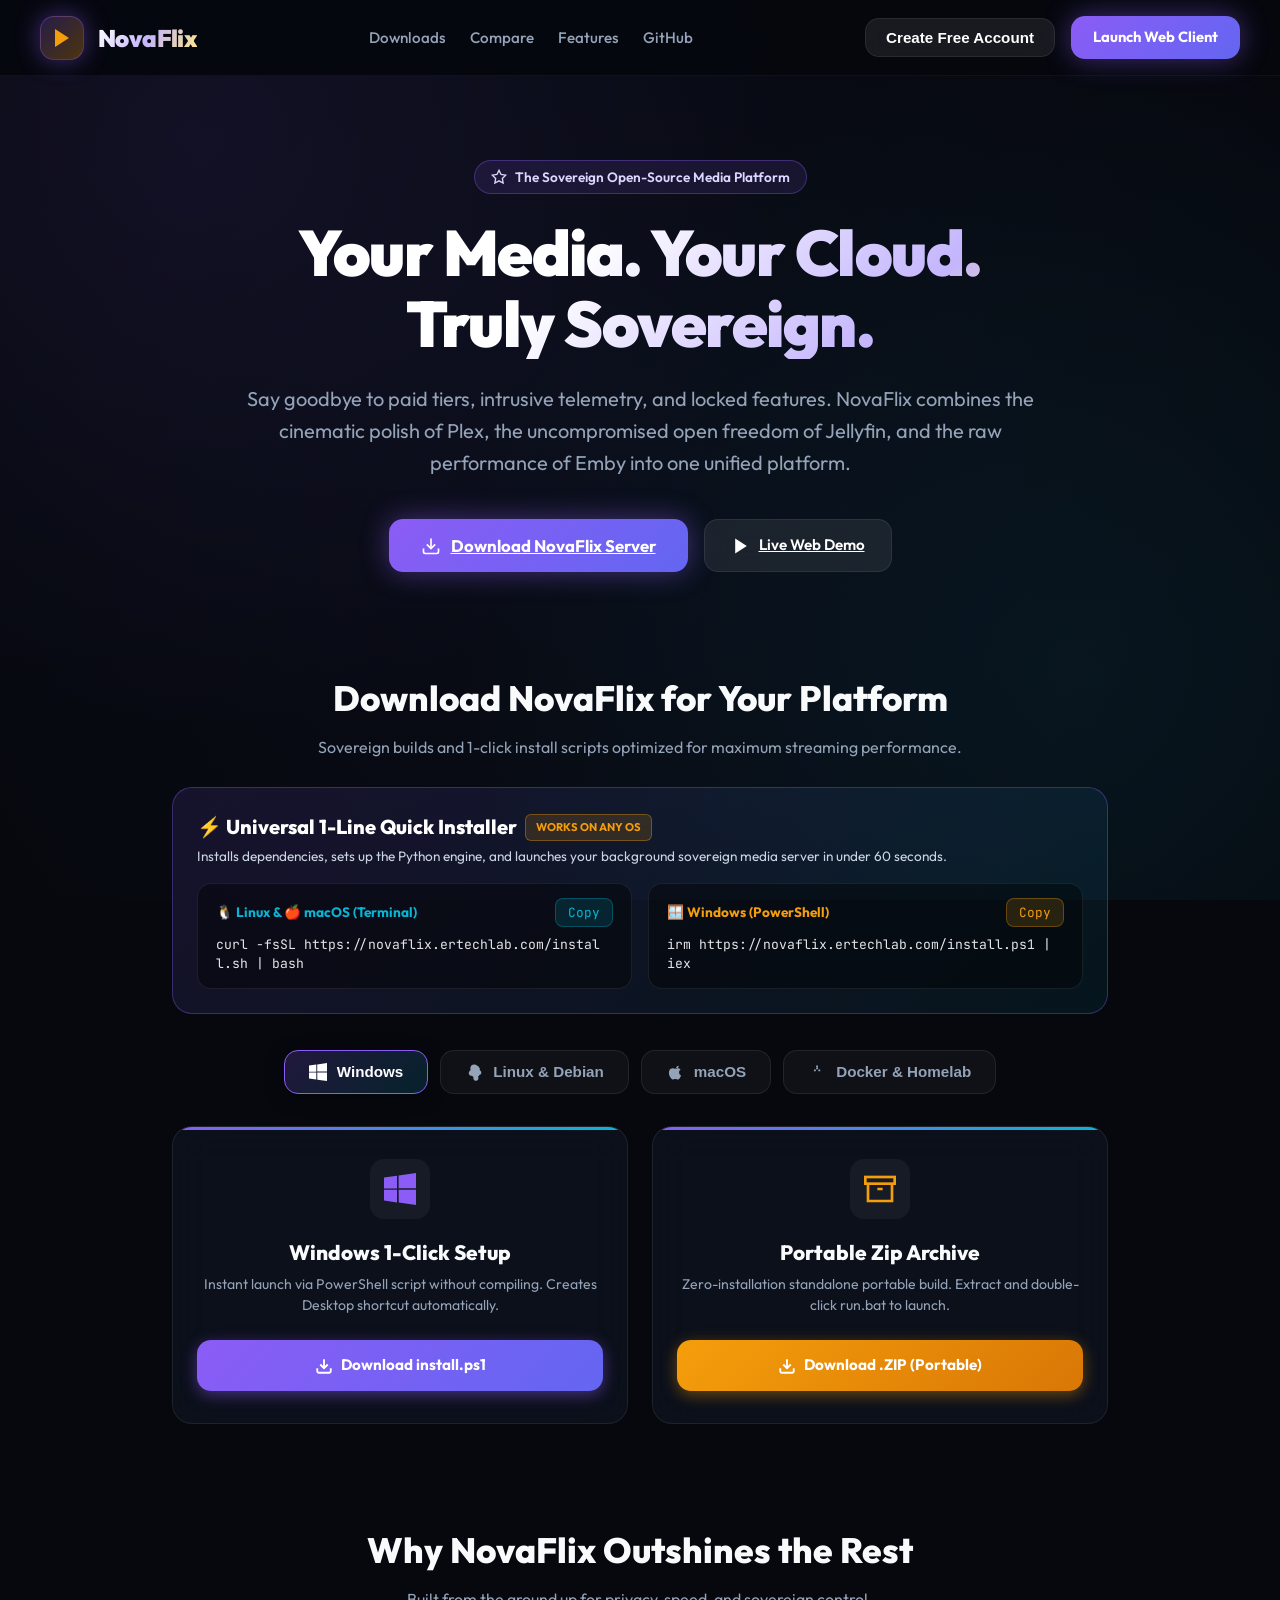
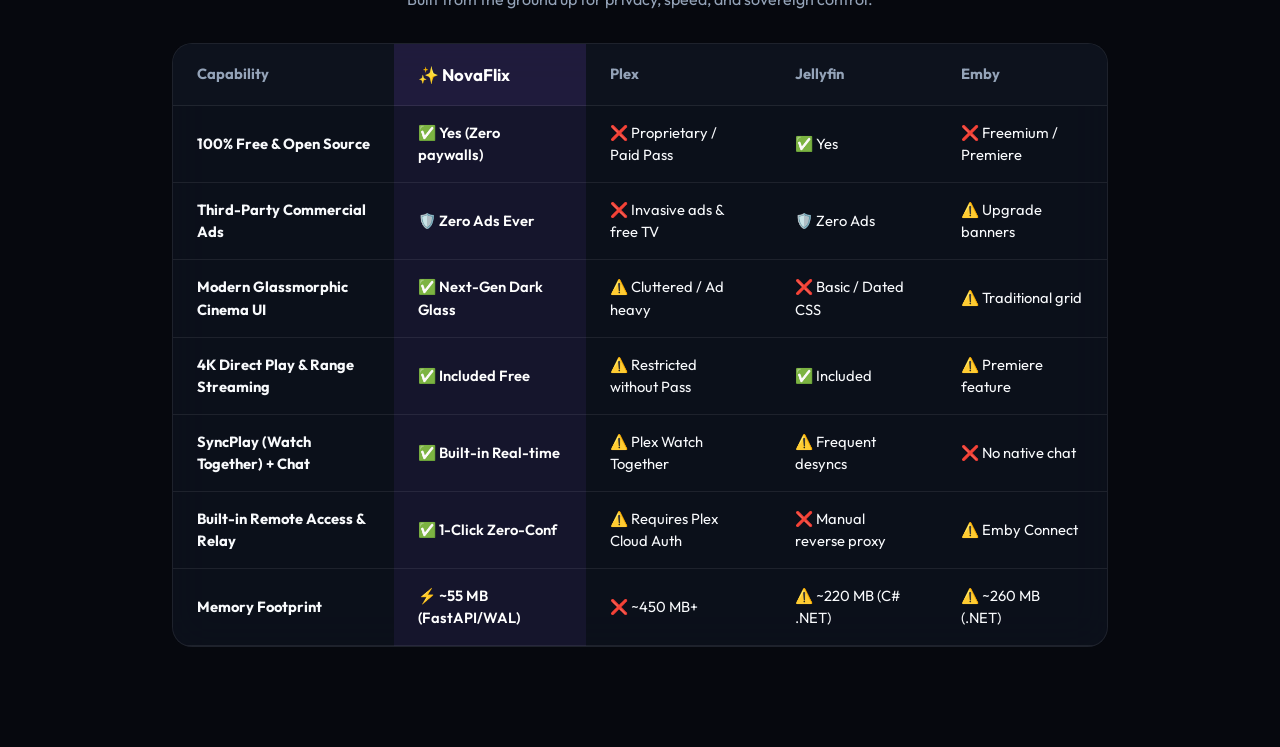
<file: templates/portal.html>
<!DOCTYPE html>
<html lang="en">
<head>
    <meta charset="UTF-8">
    <meta name="viewport" content="width=device-width, initial-scale=1.0">
    <title>NovaFlix | Download Free Sovereign Media Server for Windows, Mac & Linux</title>
    <meta name="description" content="Download NovaFlix Server for Windows, macOS, Linux, and Docker. The ultimate open-source alternative to Plex, Jellyfin, and Emby with zero ads and free remote access.">
    <link rel="stylesheet" href="/static/css/style.css?v=1.1.0">

</head>
<body>
    <!-- Topbar Navigation -->
    <header class="cinema-nav" style="background: rgba(6, 8, 14, 0.95);">
        <a href="/" class="brand-wrap">
            <div class="brand-icon">
                <svg width="24" height="24" viewBox="0 0 24 24" fill="var(--amber-gold)"><polygon points="5 3 19 12 5 21 5 3"></polygon></svg>
            </div>
            <div>
                <span class="brand-logo-text">NovaFlix</span>
            </div>
        </a>

        <ul class="nav-menu">
            <li><a class="nav-link" href="#downloads">Downloads</a></li>
            <li><a class="nav-link" href="#comparison">Compare</a></li>
            <li><a class="nav-link" href="#features">Features</a></li>
            <li><a class="nav-link" href="https://github.com/digdast/novaflix" target="_blank">GitHub</a></li>
        </ul>

        <div class="nav-right-actions">
            <button class="btn-hero-secondary" style="padding: 10px 20px;" id="btnPortalSignUp">Create Free Account</button>
            <a href="/" class="btn-hero-play" style="padding: 10px 22px; font-size: 0.92rem; text-decoration: none;">Launch Web Client</a>
        </div>
    </header>

    <!-- Portal Hero Section -->
    <section class="portal-hero">
        <div class="portal-tagline-badge">
            <svg width="16" height="16" viewBox="0 0 24 24" fill="none" stroke="currentColor" stroke-width="2"><polygon points="12 2 15.09 8.26 22 9.27 17 14.14 18.18 21.02 12 17.77 5.82 21.02 7 14.14 2 9.27 8.91 8.26 12 2"></polygon></svg>
            <span>The Sovereign Open-Source Media Platform</span>
        </div>
        <h1 class="portal-headline">Your Media. Your Cloud. Truly Sovereign.</h1>
        <p class="portal-subtext">
            Say goodbye to paid tiers, intrusive telemetry, and locked features. NovaFlix combines the cinematic polish of Plex, the uncompromised open freedom of Jellyfin, and the raw performance of Emby into one unified platform.
        </p>
        <div style="display: flex; justify-content: center; gap: 16px; flex-wrap: wrap;">
            <a href="#downloads" class="btn-hero-play">
                <svg width="20" height="20" viewBox="0 0 24 24" fill="none" stroke="currentColor" stroke-width="2"><path d="M21 15v4a2 2 0 0 1-2 2H5a2 2 0 0 1-2-2v-4"></path><polyline points="7 10 12 15 17 10"></polyline><line x1="12" y1="15" x2="12" y2="3"></line></svg>
                <span>Download NovaFlix Server</span>
            </a>
            <a href="/" class="btn-hero-secondary">
                <svg width="20" height="20" viewBox="0 0 24 24" fill="currentColor"><polygon points="5 3 19 12 5 21 5 3"></polygon></svg>
                <span>Live Web Demo</span>
            </a>
        </div>
    </section>

    <!-- Download Matrix Section -->
    <section class="download-section" id="downloads">
        <div style="text-align: center; margin-bottom: 28px;">
            <h2 style="font-size: 2.2rem; font-weight: 800; margin-bottom: 10px;">Download NovaFlix for Your Platform</h2>
            <p style="color: var(--text-secondary);">Sovereign builds and 1-click install scripts optimized for maximum streaming performance.</p>
        </div>

        <!-- Universal 1-Line Quick Installer Banner -->
        <div style="background: linear-gradient(135deg, rgba(139, 92, 246, 0.12) 0%, rgba(6, 182, 212, 0.08) 100%); border: 1px solid rgba(139, 92, 246, 0.35); border-radius: var(--radius-lg); padding: 24px; margin-bottom: 36px;">
            <div style="display: flex; align-items: center; justify-content: space-between; flex-wrap: wrap; gap: 12px; margin-bottom: 16px;">
                <div>
                    <div style="display: flex; align-items: center; gap: 8px;">
                        <span style="font-size: 1.25rem; font-weight: 800; color: #ffffff;">⚡ Universal 1-Line Quick Installer</span>
                        <span class="rating-badge" style="font-size: 0.7rem;">WORKS ON ANY OS</span>
                    </div>
                    <div style="font-size: 0.85rem; color: #cbd5e1; margin-top: 4px;">Installs dependencies, sets up the Python engine, and launches your background sovereign media server in under 60 seconds.</div>
                </div>
            </div>

            <!-- Command Rows -->
            <div style="display: grid; grid-template-columns: repeat(auto-fit, minmax(320px, 1fr)); gap: 16px;">
                <!-- Linux & macOS -->
                <div style="background: rgba(0, 0, 0, 0.4); border: 1px solid var(--border-subtle); border-radius: var(--radius-md); padding: 14px 18px;">
                    <div style="display: flex; justify-content: space-between; align-items: center; margin-bottom: 8px;">
                        <span style="font-size: 0.85rem; font-weight: 700; color: var(--cyan-accent);">🐧 Linux &amp; 🍎 macOS (Terminal)</span>
                        <button type="button" class="btn-tag" id="btnCopySh" onclick="portal.copyCommand('curl -fsSL https://novaflix.ertechlab.com/install.sh | bash', 'btnCopySh')" style="background: rgba(6, 182, 212, 0.15); color: var(--cyan-accent); border-color: rgba(6, 182, 212, 0.3);">Copy</button>
                    </div>
                    <code style="display: block; font-family: var(--font-mono); font-size: 0.82rem; color: #e4e4e7; word-break: break-all;">curl -fsSL https://novaflix.ertechlab.com/install.sh | bash</code>
                </div>

                <!-- Windows PowerShell -->
                <div style="background: rgba(0, 0, 0, 0.4); border: 1px solid var(--border-subtle); border-radius: var(--radius-md); padding: 14px 18px;">
                    <div style="display: flex; justify-content: space-between; align-items: center; margin-bottom: 8px;">
                        <span style="font-size: 0.85rem; font-weight: 700; color: var(--amber-gold);">🪟 Windows (PowerShell)</span>
                        <button type="button" class="btn-tag" id="btnCopyPs" onclick="portal.copyCommand('irm https://novaflix.ertechlab.com/install.ps1 | iex', 'btnCopyPs')" style="background: rgba(245, 158, 11, 0.15); color: var(--amber-gold); border-color: rgba(245, 158, 11, 0.3);">Copy</button>
                    </div>
                    <code style="display: block; font-family: var(--font-mono); font-size: 0.82rem; color: #e4e4e7; word-break: break-all;">irm https://novaflix.ertechlab.com/install.ps1 | iex</code>
                </div>
            </div>
        </div>

        <!-- OS Tabs -->
        <div class="os-tab-buttons">
            <button class="os-tab-btn active" data-os="windows">
                <svg width="18" height="18" viewBox="0 0 24 24" fill="currentColor"><path d="M0 3.449L9.75 2.1v9.451H0m10.949-9.602L24 0v11.4H10.949M0 12.6h9.75v9.451L0 20.699M10.949 12.6H24V24l-12.9-1.801"/></svg>
                <span>Windows</span>
            </button>
            <button class="os-tab-btn" data-os="linux">
                <svg width="18" height="18" viewBox="0 0 24 24" fill="currentColor"><path d="M12.001 2c-2.33 0-4.32 1.63-4.78 3.87-.24 1.15-.14 2.36.27 3.45C6.01 10.37 5 11.83 5 13.5c0 1.93 1.57 3.5 3.5 3.5.35 0 .69-.05 1.01-.15.42.74 1.05 1.34 1.83 1.72-.37.91-.4 1.95-.04 2.9.28.75.82 1.38 1.5 1.76.68.38 1.48.52 2.24.4.77-.12 1.48-.48 2.01-1.03.54-.55.85-1.29.89-2.06.04-.77-.19-1.54-.64-2.16.89-.52 1.57-1.33 1.93-2.3.26-.06.52-.15.77-.28 1.62-.83 2.24-2.84 1.41-4.46-.37-.73-.99-1.3-1.74-1.62.19-.78.18-1.61-.03-2.39C19.14 5.37 15.86 2 12.001 2z"/></svg>
                <span>Linux &amp; Debian</span>
            </button>
            <button class="os-tab-btn" data-os="macos">
                <svg width="18" height="18" viewBox="0 0 24 24" fill="currentColor"><path d="M18.71 19.5c-.83 1.24-1.71 2.45-3.05 2.47-1.34.03-1.77-.79-3.29-.79-1.53 0-2 .77-3.27.82-1.31.05-2.3-1.32-3.14-2.53C4.25 17 2.94 12.45 4.7 9.39c.87-1.52 2.43-2.48 4.12-2.51 1.28-.02 2.5.87 3.29.87.78 0 2.26-1.07 3.81-.91.65.03 2.47.26 3.64 1.98-.09.06-2.17 1.28-2.15 3.81.03 3.02 2.65 4.03 2.68 4.04-.03.07-.42 1.44-1.38 2.83M15.97 6.37c.62-.75 1.04-1.8 0.92-2.85-.9.04-2 .6-2.65 1.35-.58.66-1.09 1.73-.95 2.76.99.08 2.05-.51 2.68-1.26"/></svg>
                <span>macOS</span>
            </button>
            <button class="os-tab-btn" data-os="docker">
                <svg width="18" height="18" viewBox="0 0 24 24" fill="currentColor"><path d="M13.983 11.078h2.119a.186.186 0 00.186-.185V9.006a.186.186 0 00-.186-.186h-2.119a.185.185 0 00-.185.185v1.888c0 .102.083.185.185.185m-2.954-5.43h2.118a.186.186 0 00.186-.186V3.574a.186.186 0 00-.186-.185h-2.118a.185.185 0 00-.185.185v1.888c0 .102.082.186.185.186zm0 2.716h2.118a.187.187 0 00.186-.186V6.29a.186.186 0 00-.186-.185h-2.118a.185.185 0 00-.185.185v1.887c0 .102.082.186.185.186zm-2.93 2.714h2.118a.185.185 0 00.185-.185V9.006a.185.185 0 00-.185-.186H8.099a.185.185 0 00-.185.185v1.888c0 .102.083.185.185.185"/></svg>
                <span>Docker &amp; Homelab</span>
            </button>
        </div>

        <!-- Windows Group -->
        <div class="download-cards-grid download-os-group" data-os="windows">
            <div class="download-card">
                <div class="download-os-icon">
                    <svg width="32" height="32" viewBox="0 0 24 24" fill="currentColor"><path d="M0 3.449L9.75 2.1v9.451H0m10.949-9.602L24 0v11.4H10.949M0 12.6h9.75v9.451L0 20.699M10.949 12.6H24V24l-12.9-1.801"/></svg>
                </div>
                <div class="download-os-title">Windows 1-Click Setup</div>
                <div class="download-os-desc">Instant launch via PowerShell script without compiling. Creates Desktop shortcut automatically.</div>
                <a href="/downloads/install.ps1" download="install.ps1" class="btn-download-primary">
                    <svg width="18" height="18" viewBox="0 0 24 24" fill="none" stroke="currentColor" stroke-width="2.5"><path d="M21 15v4a2 2 0 0 1-2 2H5a2 2 0 0 1-2-2v-4"></path><polyline points="7 10 12 15 17 10"></polyline><line x1="12" y1="15" x2="12" y2="3"></line></svg>
                    <span>Download install.ps1</span>
                </a>
            </div>

            <div class="download-card">
                <div class="download-os-icon" style="color: var(--amber-gold);">
                    <svg width="32" height="32" viewBox="0 0 24 24" fill="none" stroke="currentColor" stroke-width="2"><polyline points="21 8 21 21 3 21 3 8"></polyline><rect x="1" y="3" width="22" height="5"></rect><line x1="10" y1="12" x2="14" y2="12"></line></svg>
                </div>
                <div class="download-os-title">Portable Zip Archive</div>
                <div class="download-os-desc">Zero-installation standalone portable build. Extract and double-click run.bat to launch.</div>
                <a href="/downloads/NovaFlix-Portable.zip" download="NovaFlix-Portable.zip" class="btn-download-primary" style="background: linear-gradient(135deg, var(--amber-gold), #d97706); box-shadow: 0 4px 16px var(--amber-glow);">
                    <svg width="18" height="18" viewBox="0 0 24 24" fill="none" stroke="currentColor" stroke-width="2.5"><path d="M21 15v4a2 2 0 0 1-2 2H5a2 2 0 0 1-2-2v-4"></path><polyline points="7 10 12 15 17 10"></polyline><line x1="12" y1="15" x2="12" y2="3"></line></svg>
                    <span>Download .ZIP (Portable)</span>
                </a>
            </div>
        </div>

        <!-- Linux Group -->
        <div class="download-cards-grid download-os-group" data-os="linux" style="display: none;">
            <div class="download-card">
                <div class="download-os-icon">
                    <svg width="32" height="32" viewBox="0 0 24 24" fill="none" stroke="currentColor" stroke-width="2"><polyline points="20 6 9 17 4 12"></polyline></svg>
                </div>
                <div class="download-os-title">Debian / Ubuntu (.deb)</div>
                <div class="download-os-desc">Official Debian package for Ubuntu 22.04+, Debian 12, Proxmox LXC, and Raspberry Pi.</div>
                <a href="/downloads/novaflix_1.0.0_all.deb" download="novaflix_1.0.0_all.deb" class="btn-download-primary">
                    <svg width="18" height="18" viewBox="0 0 24 24" fill="none" stroke="currentColor" stroke-width="2.5"><path d="M21 15v4a2 2 0 0 1-2 2H5a2 2 0 0 1-2-2v-4"></path><polyline points="7 10 12 15 17 10"></polyline><line x1="12" y1="15" x2="12" y2="3"></line></svg>
                    <span>Download novaflix_1.0.0_all.deb</span>
                </a>
                <div style="margin-top: 10px; font-family: var(--font-mono); font-size: 0.75rem; color: var(--text-muted);">Install with: sudo dpkg -i novaflix_1.0.0_all.deb</div>
            </div>

            <div class="download-card">
                <div class="download-os-icon" style="color: var(--cyan-accent);">
                    <svg width="32" height="32" viewBox="0 0 24 24" fill="none" stroke="currentColor" stroke-width="2"><path d="M21 15v4a2 2 0 0 1-2 2H5a2 2 0 0 1-2-2v-4"></path><polyline points="7 10 12 15 17 10"></polyline><line x1="12" y1="15" x2="12" y2="3"></line></svg>
                </div>
                <div class="download-os-title">Linux Universal Tarball (.tar.gz)</div>
                <div class="download-os-desc">Portable archive with complete source and dependencies for any Linux distribution.</div>
                <a href="/downloads/novaflix-linux-x64.tar.gz" download="novaflix-linux-x64.tar.gz" class="btn-download-primary" style="background: linear-gradient(135deg, var(--cyan-accent), #0284c7); box-shadow: 0 4px 16px var(--cyan-glow);">
                    <svg width="18" height="18" viewBox="0 0 24 24" fill="none" stroke="currentColor" stroke-width="2.5"><path d="M21 15v4a2 2 0 0 1-2 2H5a2 2 0 0 1-2-2v-4"></path><polyline points="7 10 12 15 17 10"></polyline><line x1="12" y1="15" x2="12" y2="3"></line></svg>
                    <span>Download .TAR.GZ</span>
                </a>
            </div>
        </div>

        <!-- macOS Group -->
        <div class="download-cards-grid download-os-group" data-os="macos" style="display: none;">
            <div class="download-card">
                <div class="download-os-icon">
                    <svg width="32" height="32" viewBox="0 0 24 24" fill="currentColor"><path d="M18.71 19.5c-.83 1.24-1.71 2.45-3.05 2.47-1.34.03-1.77-.79-3.29-.79-1.53 0-2 .77-3.27.82-1.31.05-2.3-1.32-3.14-2.53C4.25 17 2.94 12.45 4.7 9.39c.87-1.52 2.43-2.48 4.12-2.51 1.28-.02 2.5.87 3.29.87.78 0 2.26-1.07 3.81-.91.65.03 2.47.26 3.64 1.98-.09.06-2.17 1.28-2.15 3.81.03 3.02 2.65 4.03 2.68 4.04-.03.07-.42 1.44-1.38 2.83M15.97 6.37c.62-.75 1.04-1.8 0.92-2.85-.9.04-2 .6-2.65 1.35-.58.66-1.09 1.73-.95 2.76.99.08 2.05-.51 2.68-1.26"/></svg>
                </div>
                <div class="download-os-title">macOS 1-Click Installer</div>
                <div class="download-os-desc">Installs via Homebrew, sets up Python and FFmpeg Metal acceleration automatically.</div>
                <a href="/downloads/install.sh" download="install.sh" class="btn-download-primary">
                    <svg width="18" height="18" viewBox="0 0 24 24" fill="none" stroke="currentColor" stroke-width="2.5"><path d="M21 15v4a2 2 0 0 1-2 2H5a2 2 0 0 1-2-2v-4"></path><polyline points="7 10 12 15 17 10"></polyline><line x1="12" y1="15" x2="12" y2="3"></line></svg>
                    <span>Download install.sh</span>
                </a>
            </div>
        </div>

        <!-- Docker Group -->
        <div class="download-cards-grid download-os-group" data-os="docker" style="display: none;">
            <div class="download-card" style="grid-column: 1 / -1; text-align: left;">
                <div style="display: flex; align-items: center; gap: 14px; margin-bottom: 16px;">
                    <div class="download-os-icon" style="margin: 0; color: #38bdf8;">
                        <svg width="32" height="32" viewBox="0 0 24 24" fill="currentColor"><path d="M13.983 11.078h2.119a.186.186 0 00.186-.185V9.006a.186.186 0 00-.186-.186h-2.119a.185.185 0 00-.185.185v1.888c0 .102.083.185.185.185m-2.954-5.43h2.118a.186.186 0 00.186-.186V3.574a.186.186 0 00-.186-.185h-2.118a.185.185 0 00-.185.185v1.888c0 .102.082.186.185.186zm0 2.716h2.118a.187.187 0 00.186-.186V6.29a.186.186 0 00-.186-.185h-2.118a.185.185 0 00-.185.185v1.887c0 .102.082.186.185.186zm-2.93 2.714h2.118a.185.185 0 00.185-.185V9.006a.185.185 0 00-.185-.186H8.099a.185.185 0 00-.185.185v1.888c0 .102.083.185.185.185"/></svg>
                    </div>
                    <div>
                        <div class="download-os-title" style="margin: 0;">Docker Compose Deployment</div>
                        <div style="font-size: 0.85rem; color: var(--text-secondary);">One-command container deployment for Unraid, TrueNAS SCALE, Synology, or Linux.</div>
                    </div>
                </div>
                <pre style="background: rgba(0,0,0,0.6); padding: 18px; border-radius: var(--radius-sm); border: 1px solid var(--border-subtle); color: #a5f3fc; font-family: var(--font-mono); font-size: 0.82rem; overflow-x: auto;">
services:
  novaflix:
    image: ghcr.io/digdast/novaflix:latest
    container_name: novaflix
    restart: unless-stopped
    ports:
      - "8096:8096"
      - "8097:8097"
    volumes:
      - ./data:/app/data
      - /path/to/movies:/media/movies:ro
      - /path/to/tv:/media/tv:ro
    environment:
      - NOVAFLIX_PORT=8096
      - NOVAFLIX_REMOTE_ENABLED=true</pre>
            </div>
        </div>
    </section>

    <!-- Comparison Matrix Section -->
    <section class="comparison-section" id="comparison">
        <div style="text-align: center; margin-bottom: 32px;">
            <h2 style="font-size: 2.2rem; font-weight: 800; margin-bottom: 10px;">Why NovaFlix Outshines the Rest</h2>
            <p style="color: var(--text-secondary);">Built from the ground up for privacy, speed, and sovereign control.</p>
        </div>

        <div class="comparison-table-wrap">
            <table class="comparison-table">
                <thead>
                    <tr>
                        <th>Capability</th>
                        <th class="highlight-col">✨ NovaFlix</th>
                        <th>Plex</th>
                        <th>Jellyfin</th>
                        <th>Emby</th>
                    </tr>
                </thead>
                <tbody>
                    <tr>
                        <td><strong>100% Free & Open Source</strong></td>
                        <td class="highlight-col">✅ Yes (Zero paywalls)</td>
                        <td>❌ Proprietary / Paid Pass</td>
                        <td>✅ Yes</td>
                        <td>❌ Freemium / Premiere</td>
                    </tr>
                    <tr>
                        <td><strong>Third-Party Commercial Ads</strong></td>
                        <td class="highlight-col">🛡️ Zero Ads Ever</td>
                        <td>❌ Invasive ads & free TV</td>
                        <td>🛡️ Zero Ads</td>
                        <td>⚠️ Upgrade banners</td>
                    </tr>
                    <tr>
                        <td><strong>Modern Glassmorphic Cinema UI</strong></td>
                        <td class="highlight-col">✅ Next-Gen Dark Glass</td>
                        <td>⚠️ Cluttered / Ad heavy</td>
                        <td>❌ Basic / Dated CSS</td>
                        <td>⚠️ Traditional grid</td>
                    </tr>
                    <tr>
                        <td><strong>4K Direct Play & Range Streaming</strong></td>
                        <td class="highlight-col">✅ Included Free</td>
                        <td>⚠️ Restricted without Pass</td>
                        <td>✅ Included</td>
                        <td>⚠️ Premiere feature</td>
                    </tr>
                    <tr>
                        <td><strong>SyncPlay (Watch Together) + Chat</strong></td>
                        <td class="highlight-col">✅ Built-in Real-time</td>
                        <td>⚠️ Plex Watch Together</td>
                        <td>⚠️ Frequent desyncs</td>
                        <td>❌ No native chat</td>
                    </tr>
                    <tr>
                        <td><strong>Built-in Remote Access & Relay</strong></td>
                        <td class="highlight-col">✅ 1-Click Zero-Conf</td>
                        <td>⚠️ Requires Plex Cloud Auth</td>
                        <td>❌ Manual reverse proxy</td>
                        <td>⚠️ Emby Connect</td>
                    </tr>
                    <tr>
                        <td><strong>Memory Footprint</strong></td>
                        <td class="highlight-col">⚡ ~55 MB (FastAPI/WAL)</td>
                        <td>❌ ~450 MB+</td>
                        <td>⚠️ ~220 MB (C# .NET)</td>
                        <td>⚠️ ~260 MB (.NET)</td>
                    </tr>
                </tbody>
            </table>
        </div>
    </section>

    <!-- Sign Up Modal -->
    <div class="modal-overlay" id="signupModal">
        <div class="modal-card">
            <div style="display: flex; justify-content: space-between; align-items: center; margin-bottom: 20px;">
                <h3 style="font-size: 1.4rem; font-weight: 800; color: #ffffff;">Create Sovereign Account</h3>
                <button class="player-close-btn" style="width: 32px; height: 32px;" onclick="portal.closeSignUpModal()">✕</button>
            </div>
            <p style="color: var(--text-secondary); font-size: 0.9rem; margin-bottom: 24px;">
                Set up your master admin or family profile to unlock direct streaming and remote access.
            </p>
            <form id="portalSignupForm">
                <div style="margin-bottom: 16px;">
                    <label style="display: block; font-size: 0.85rem; font-weight: 600; color: var(--text-secondary); margin-bottom: 6px;">Username</label>
                    <input type="text" id="signupUsername" class="nav-search-input" style="width: 100%; border-radius: var(--radius-sm);" placeholder="e.g. efrain" required>
                </div>
                <div style="margin-bottom: 20px;">
                    <label style="display: block; font-size: 0.85rem; font-weight: 600; color: var(--text-secondary); margin-bottom: 6px;">Password</label>
                    <input type="password" id="signupPassword" class="nav-search-input" style="width: 100%; border-radius: var(--radius-sm);" placeholder="••••••••••••" required>
                </div>
                <div id="signupStatus" style="font-size: 0.85rem; margin-bottom: 16px;"></div>
                <button type="submit" class="btn-hero-play" style="width: 100%; justify-content: center;">Create Account & Launch</button>
            </form>
        </div>
    </div>

    <!-- Portal Script -->
    <script src="/static/js/portal.js?v=1.1.0"></script>
</body>

</html>
</file>
<file: static/css/style.css>
/* ==========================================================================
   NovaFlix - Cinema Web App & Plex-Style Showcase Portal Stylesheet
   Sovereign, High-Performance Glassmorphic Media Platform
   ========================================================================== */

@import url('https://fonts.googleapis.com/css2?family=JetBrains+Mono:wght@400;500;600;700&family=Outfit:wght@300;400;500;600;700;800;900&display=swap');

:root {
    --bg-base: #06080e;
    --bg-surface: rgba(14, 19, 31, 0.75);
    --bg-surface-elevated: rgba(22, 31, 49, 0.85);
    --bg-glass: rgba(15, 23, 42, 0.65);
    --bg-glass-card: rgba(20, 27, 45, 0.55);
    
    --border-subtle: rgba(255, 255, 255, 0.08);
    --border-glow: rgba(139, 92, 246, 0.35);
    --border-accent: rgba(245, 158, 11, 0.35);
    
    --text-primary: #f8fafc;
    --text-secondary: #94a3b8;
    --text-muted: #64748b;
    
    --violet-primary: #8b5cf6;
    --violet-glow: rgba(139, 92, 246, 0.45);
    --amber-gold: #f59e0b;
    --amber-glow: rgba(245, 158, 11, 0.4);
    --cyan-accent: #06b6d4;
    --cyan-glow: rgba(6, 182, 212, 0.35);
    --emerald-safe: #10b981;
    --rose-danger: #f43f5e;
    
    --font-sans: 'Outfit', -apple-system, BlinkMacSystemFont, sans-serif;
    --font-mono: 'JetBrains Mono', monospace;
    
    --radius-sm: 8px;
    --radius-md: 14px;
    --radius-lg: 20px;
    --radius-xl: 28px;
    
    --transition: all 0.25s cubic-bezier(0.16, 1, 0.3, 1);
}

* {
    box-sizing: border-box;
    margin: 0;
    padding: 0;
}

body {
    background-color: var(--bg-base);
    background-image: 
        radial-gradient(circle at 15% 15%, rgba(139, 92, 246, 0.09) 0%, transparent 45%),
        radial-gradient(circle at 85% 75%, rgba(6, 182, 212, 0.07) 0%, transparent 50%),
        radial-gradient(circle at 50% 50%, rgba(10, 14, 26, 0.8) 0%, transparent 100%);
    background-attachment: fixed;
    color: var(--text-primary);
    font-family: var(--font-sans);
    min-height: 100vh;
    overflow-x: hidden;
    line-height: 1.5;
}

/* Custom Scrollbar */
::-webkit-scrollbar {
    width: 8px;
    height: 8px;
}
::-webkit-scrollbar-track {
    background: rgba(6, 8, 14, 0.8);
}
::-webkit-scrollbar-thumb {
    background: rgba(100, 116, 139, 0.3);
    border-radius: 999px;
}
::-webkit-scrollbar-thumb:hover {
    background: var(--violet-primary);
}

/* App Header & Navbar */
.cinema-nav {
    position: fixed;
    top: 0;
    left: 0;
    right: 0;
    height: 76px;
    padding: 0 40px;
    display: flex;
    align-items: center;
    justify-content: space-between;
    background: linear-gradient(180deg, rgba(6, 8, 14, 0.95) 0%, rgba(6, 8, 14, 0.7) 70%, transparent 100%);
    backdrop-filter: blur(16px);
    z-index: 1000;
    border-bottom: 1px solid rgba(255, 255, 255, 0.04);
    transition: var(--transition);
}

.cinema-nav.scrolled {
    background: rgba(6, 8, 14, 0.96);
    border-bottom-color: var(--border-subtle);
}

.brand-wrap {
    display: flex;
    align-items: center;
    gap: 14px;
    cursor: pointer;
    text-decoration: none;
}

.brand-icon {
    width: 44px;
    height: 44px;
    border-radius: var(--radius-md);
    background: linear-gradient(135deg, rgba(139, 92, 246, 0.25), rgba(245, 158, 11, 0.3));
    border: 1px solid var(--border-glow);
    display: flex;
    align-items: center;
    justify-content: center;
    box-shadow: 0 0 24px var(--violet-glow);
}

.brand-logo-text {
    font-size: 1.5rem;
    font-weight: 900;
    letter-spacing: -0.6px;
    background: linear-gradient(120deg, #ffffff, #c4b5fd, #fde68a);
    -webkit-background-clip: text;
    -webkit-text-fill-color: transparent;
}

.nav-menu {
    display: flex;
    align-items: center;
    gap: 24px;
    list-style: none;
}

.nav-link {
    color: var(--text-secondary);
    text-decoration: none;
    font-size: 0.95rem;
    font-weight: 500;
    transition: var(--transition);
    cursor: pointer;
    position: relative;
}

.nav-link:hover, .nav-link.active {
    color: #ffffff;
}

.nav-link.active::after {
    content: '';
    position: absolute;
    bottom: -6px;
    left: 0;
    right: 0;
    height: 2px;
    background: var(--violet-primary);
    border-radius: 999px;
    box-shadow: 0 0 10px var(--violet-primary);
}

.nav-right-actions {
    display: flex;
    align-items: center;
    gap: 16px;
}

.search-box-wrap {
    position: relative;
    width: 240px;
}

.nav-search-input {
    width: 100%;
    padding: 8px 14px 8px 36px;
    border-radius: 999px;
    background: rgba(255, 255, 255, 0.05);
    border: 1px solid var(--border-subtle);
    color: #ffffff;
    font-size: 0.88rem;
    outline: none;
    transition: var(--transition);
}

.nav-search-input:focus {
    width: 300px;
    background: rgba(14, 19, 31, 0.9);
    border-color: var(--violet-primary);
    box-shadow: 0 0 14px var(--violet-glow);
}

.search-icon-nav {
    position: absolute;
    left: 12px;
    top: 50%;
    transform: translateY(-50%);
    color: var(--text-muted);
    pointer-events: none;
}

.user-profile-btn {
    width: 40px;
    height: 40px;
    border-radius: 50%;
    background: linear-gradient(135deg, var(--violet-primary), #6366f1);
    border: 2px solid rgba(255, 255, 255, 0.2);
    display: flex;
    align-items: center;
    justify-content: center;
    font-weight: 700;
    font-size: 0.95rem;
    color: #ffffff;
    cursor: pointer;
    transition: var(--transition);
}

.user-profile-btn:hover {
    transform: scale(1.08);
    box-shadow: 0 0 18px var(--violet-glow);
}

/* Hero Section */
.hero-backdrop-container {
    position: relative;
    width: 100%;
    height: 78vh;
    min-height: 580px;
    background-size: cover;
    background-position: center top;
    display: flex;
    align-items: flex-end;
    padding: 0 60px 80px;
}

.hero-overlay-fade {
    position: absolute;
    top: 0; left: 0; right: 0; bottom: 0;
    background: 
        linear-gradient(180deg, rgba(6, 8, 14, 0.2) 0%, rgba(6, 8, 14, 0.8) 75%, var(--bg-base) 100%),
        linear-gradient(90deg, rgba(6, 8, 14, 0.85) 0%, rgba(6, 8, 14, 0.4) 50%, transparent 100%);
}

.hero-content {
    position: relative;
    z-index: 10;
    max-width: 650px;
}

.hero-badge-row {
    display: flex;
    align-items: center;
    gap: 12px;
    margin-bottom: 14px;
}

.rating-badge {
    padding: 4px 10px;
    border-radius: 6px;
    background: rgba(245, 158, 11, 0.15);
    border: 1px solid rgba(245, 158, 11, 0.35);
    color: var(--amber-gold);
    font-weight: 700;
    font-size: 0.85rem;
    display: inline-flex;
    align-items: center;
    gap: 6px;
}

.quality-badge {
    padding: 4px 10px;
    border-radius: 6px;
    background: rgba(6, 182, 212, 0.15);
    border: 1px solid rgba(6, 182, 212, 0.35);
    color: var(--cyan-accent);
    font-weight: 700;
    font-size: 0.82rem;
    font-family: var(--font-mono);
}

.hero-title {
    font-size: 3.4rem;
    font-weight: 900;
    letter-spacing: -1.2px;
    line-height: 1.1;
    margin-bottom: 16px;
    text-shadow: 0 4px 30px rgba(0, 0, 0, 0.8);
}

.hero-meta {
    font-size: 0.92rem;
    color: var(--text-secondary);
    margin-bottom: 14px;
    display: flex;
    gap: 16px;
    font-weight: 500;
}

.hero-synopsis {
    font-size: 1.05rem;
    color: #cbd5e1;
    line-height: 1.6;
    margin-bottom: 28px;
    display: -webkit-box;
    -webkit-line-clamp: 3;
    -webkit-box-orient: vertical;
    overflow: hidden;
}

.hero-btn-row {
    display: flex;
    align-items: center;
    gap: 16px;
}

.btn-hero-play {
    padding: 14px 32px;
    border-radius: var(--radius-md);
    background: linear-gradient(135deg, var(--violet-primary), #6366f1);
    color: #ffffff;
    font-weight: 700;
    font-size: 1.05rem;
    border: none;
    cursor: pointer;
    display: inline-flex;
    align-items: center;
    gap: 10px;
    transition: var(--transition);
    box-shadow: 0 0 28px var(--violet-glow);
}

.btn-hero-play:hover {
    transform: scale(1.04);
    box-shadow: 0 0 36px var(--violet-glow);
}

.btn-hero-secondary {
    padding: 14px 26px;
    border-radius: var(--radius-md);
    background: rgba(255, 255, 255, 0.08);
    backdrop-filter: blur(12px);
    border: 1px solid var(--border-subtle);
    color: #ffffff;
    font-weight: 600;
    font-size: 0.95rem;
    cursor: pointer;
    transition: var(--transition);
    display: inline-flex;
    align-items: center;
    gap: 8px;
}

.btn-hero-secondary:hover {
    background: rgba(255, 255, 255, 0.16);
    border-color: rgba(255, 255, 255, 0.3);
}

/* Media Shelf Rows & Carousels */
.cinema-main-container {
    padding: 0 60px 80px;
    position: relative;
    z-index: 20;
    margin-top: -40px;
}

.media-shelf {
    margin-bottom: 48px;
}

.shelf-header {
    display: flex;
    justify-content: space-between;
    align-items: center;
    margin-bottom: 18px;
}

.shelf-title {
    font-size: 1.45rem;
    font-weight: 700;
    letter-spacing: -0.3px;
    color: #ffffff;
    display: flex;
    align-items: center;
    gap: 10px;
}

.shelf-carousel {
    display: flex;
    gap: 20px;
    overflow-x: auto;
    padding-bottom: 14px;
    scroll-behavior: smooth;
}

/* Responsive Grid for Library Views */
.media-grid-container {
    display: grid;
    grid-template-columns: repeat(auto-fill, minmax(180px, 1fr));
    gap: 24px;
    padding: 12px 0 32px;
}

@media (max-width: 640px) {
    .media-grid-container {
        grid-template-columns: repeat(auto-fill, minmax(140px, 1fr));
        gap: 14px;
    }
}

/* Movie & Show Cards */
a.media-card, .media-card {
    flex: 0 0 200px;
    border-radius: var(--radius-md);
    background: var(--bg-surface);
    border: 1px solid var(--border-subtle);
    overflow: hidden;
    position: relative;
    cursor: pointer;
    text-decoration: none;
    color: inherit;
    display: block;
    transition: var(--transition);
}

.media-card:hover {
    transform: translateY(-8px) scale(1.03);
    border-color: var(--border-glow);
    box-shadow: 0 16px 36px rgba(0, 0, 0, 0.6);
}

.media-poster-wrap {
    position: relative;
    width: 100%;
    aspect-ratio: 2/3;
    overflow: hidden;
    background: #0f172a;
}

.media-poster-img {
    width: 100%;
    height: 100%;
    object-fit: cover;
    transition: transform 0.4s ease;
}

.media-card:hover .media-poster-img {
    transform: scale(1.06);
}

.media-overlay-play {
    position: absolute;
    top: 0; left: 0; right: 0; bottom: 0;
    background: rgba(6, 8, 14, 0.5);
    display: flex;
    align-items: center;
    justify-content: center;
    opacity: 0;
    transition: var(--transition);
}

.media-card:hover .media-overlay-play {
    opacity: 1;
}

.play-circle-btn {
    width: 52px;
    height: 52px;
    border-radius: 50%;
    background: var(--violet-primary);
    box-shadow: 0 0 24px var(--violet-glow);
    display: flex;
    align-items: center;
    justify-content: center;
    color: #ffffff;
    transform: scale(0.85);
    transition: var(--transition);
}

.media-card:hover .play-circle-btn {
    transform: scale(1);
}

.media-card-info {
    padding: 14px;
}

.media-card-title {
    font-size: 0.95rem;
    font-weight: 700;
    color: #ffffff;
    white-space: nowrap;
    overflow: hidden;
    text-overflow: ellipsis;
    margin-bottom: 4px;
}

.media-card-sub {
    font-size: 0.8rem;
    color: var(--text-muted);
    display: flex;
    justify-content: space-between;
}

/* Progress Bar for Continue Watching */
.progress-bar-wrap {
    position: absolute;
    bottom: 0;
    left: 0;
    right: 0;
    height: 4px;
    background: rgba(255, 255, 255, 0.15);
}

.progress-bar-fill {
    height: 100%;
    background: linear-gradient(90deg, var(--amber-gold), var(--violet-primary));
}

/* Fullscreen Video Player Modal */
.player-modal {
    position: fixed;
    top: 0; left: 0; right: 0; bottom: 0;
    background: #000000;
    z-index: 9999;
    display: none;
    flex-direction: column;
}

.player-modal.active {
    display: flex;
}

.player-video-element {
    width: 100%;
    height: 100%;
    object-fit: contain;
    outline: none;
}

.player-topbar {
    position: absolute;
    top: 0; left: 0; right: 0;
    padding: 24px 32px;
    background: linear-gradient(180deg, rgba(0,0,0,0.85) 0%, transparent 100%);
    display: flex;
    justify-content: space-between;
    align-items: center;
    z-index: 100;
    opacity: 0;
    transition: opacity 0.3s ease;
}

.player-modal:hover .player-topbar, .player-modal:hover .player-bottom-controls {
    opacity: 1;
}

.player-close-btn {
    width: 44px;
    height: 44px;
    border-radius: 50%;
    background: rgba(255, 255, 255, 0.15);
    border: none;
    color: #ffffff;
    cursor: pointer;
    display: flex;
    align-items: center;
    justify-content: center;
    transition: var(--transition);
}

.player-close-btn:hover {
    background: rgba(255, 255, 255, 0.3);
    transform: scale(1.1);
}

.player-bottom-controls {
    position: absolute;
    bottom: 0; left: 0; right: 0;
    padding: 32px 32px 24px;
    background: linear-gradient(0deg, rgba(0,0,0,0.95) 0%, rgba(0,0,0,0.6) 70%, transparent 100%);
    z-index: 100;
    opacity: 0;
    transition: opacity 0.3s ease;
}

.player-scrubber-bar {
    width: 100%;
    height: 6px;
    background: rgba(255, 255, 255, 0.2);
    border-radius: 999px;
    position: relative;
    cursor: pointer;
    margin-bottom: 16px;
}

.player-scrubber-progress {
    height: 100%;
    background: var(--violet-primary);
    border-radius: 999px;
    position: relative;
}

.player-scrubber-thumb {
    width: 14px;
    height: 14px;
    border-radius: 50%;
    background: #ffffff;
    position: absolute;
    right: -7px;
    top: -4px;
    box-shadow: 0 0 10px rgba(0,0,0,0.5);
}

.player-control-row {
    display: flex;
    justify-content: space-between;
    align-items: center;
}

.player-btn-group {
    display: flex;
    align-items: center;
    gap: 16px;
}

.btn-ctrl {
    background: none;
    border: none;
    color: #ffffff;
    cursor: pointer;
    display: flex;
    align-items: center;
    justify-content: center;
    padding: 8px;
    border-radius: 50%;
    transition: var(--transition);
}

.btn-ctrl:hover {
    color: var(--violet-primary);
    transform: scale(1.1);
}

/* SyncPlay Sidebar */
.syncplay-sidebar {
    position: absolute;
    top: 0; right: 0; bottom: 0;
    width: 340px;
    background: rgba(14, 19, 31, 0.95);
    backdrop-filter: blur(20px);
    border-left: 1px solid var(--border-subtle);
    z-index: 150;
    display: none;
    flex-direction: column;
}

.syncplay-sidebar.active {
    display: flex;
}

.syncplay-header {
    padding: 20px;
    border-bottom: 1px solid var(--border-subtle);
    display: flex;
    justify-content: space-between;
    align-items: center;
}

.syncplay-messages {
    flex: 1;
    overflow-y: auto;
    padding: 16px;
    display: flex;
    flex-direction: column;
    gap: 10px;
}

.chat-bubble {
    background: rgba(255, 255, 255, 0.04);
    padding: 8px 12px;
    border-radius: var(--radius-sm);
    font-size: 0.88rem;
}

.chat-author {
    font-size: 0.75rem;
    font-weight: 700;
    color: var(--violet-primary);
    margin-bottom: 2px;
}

.syncplay-input-row {
    padding: 16px;
    border-top: 1px solid var(--border-subtle);
    display: flex;
    gap: 8px;
}

/* Plex-Style Download & Showcase Portal Styles */
.portal-hero {
    padding: 160px 40px 100px;
    text-align: center;
    max-width: 900px;
    margin: 0 auto;
}

.portal-tagline-badge {
    display: inline-flex;
    align-items: center;
    gap: 8px;
    padding: 6px 16px;
    border-radius: 999px;
    background: rgba(139, 92, 246, 0.12);
    border: 1px solid rgba(139, 92, 246, 0.35);
    color: #ddd6fe;
    font-size: 0.85rem;
    font-weight: 600;
    margin-bottom: 24px;
}

.portal-headline {
    font-size: 4rem;
    font-weight: 900;
    letter-spacing: -1.5px;
    line-height: 1.1;
    margin-bottom: 24px;
    background: linear-gradient(135deg, #ffffff 40%, #c4b5fd 80%, #fde68a 100%);
    -webkit-background-clip: text;
    -webkit-text-fill-color: transparent;
}

.portal-subtext {
    font-size: 1.25rem;
    color: var(--text-secondary);
    line-height: 1.6;
    margin-bottom: 40px;
}

/* Download Matrix Tabs */
.download-section {
    max-width: 1000px;
    margin: 0 auto 100px;
    padding: 0 32px;
}

.os-tab-buttons {
    display: flex;
    justify-content: center;
    gap: 12px;
    margin-bottom: 32px;
    flex-wrap: wrap;
}

.os-tab-btn {
    padding: 12px 24px;
    border-radius: var(--radius-md);
    background: rgba(255, 255, 255, 0.04);
    border: 1px solid var(--border-subtle);
    color: var(--text-secondary);
    font-weight: 600;
    font-size: 0.95rem;
    cursor: pointer;
    transition: var(--transition);
    display: flex;
    align-items: center;
    gap: 10px;
}

.os-tab-btn:hover, .os-tab-btn.active {
    background: linear-gradient(135deg, rgba(139, 92, 246, 0.2), rgba(6, 182, 212, 0.15));
    border-color: var(--violet-primary);
    color: #ffffff;
    box-shadow: 0 4px 20px rgba(0, 0, 0, 0.3);
}

.download-cards-grid {
    display: grid;
    grid-template-columns: repeat(auto-fit, minmax(280px, 1fr));
    gap: 24px;
}

.download-card {
    background: var(--bg-surface);
    backdrop-filter: blur(20px);
    border: 1px solid var(--border-subtle);
    border-radius: var(--radius-lg);
    padding: 32px 24px;
    text-align: center;
    transition: var(--transition);
    position: relative;
    overflow: hidden;
}

.download-card:hover {
    transform: translateY(-6px);
    border-color: var(--border-glow);
    box-shadow: 0 16px 40px rgba(0, 0, 0, 0.5);
}

.download-card::before {
    content: '';
    position: absolute;
    top: 0; left: 0; right: 0;
    height: 3px;
    background: linear-gradient(90deg, var(--violet-primary), var(--cyan-accent));
}

.download-os-icon {
    width: 60px;
    height: 60px;
    border-radius: var(--radius-md);
    background: rgba(255, 255, 255, 0.05);
    margin: 0 auto 18px;
    display: flex;
    align-items: center;
    justify-content: center;
    color: var(--violet-primary);
}

.download-os-title {
    font-size: 1.3rem;
    font-weight: 800;
    margin-bottom: 6px;
}

.download-os-desc {
    font-size: 0.88rem;
    color: var(--text-secondary);
    margin-bottom: 24px;
}

.btn-download-primary {
    width: 100%;
    padding: 14px;
    border-radius: var(--radius-md);
    background: linear-gradient(135deg, var(--violet-primary), #6366f1);
    color: #ffffff;
    font-weight: 700;
    font-size: 0.95rem;
    text-decoration: none;
    display: inline-flex;
    align-items: center;
    justify-content: center;
    gap: 8px;
    transition: var(--transition);
    box-shadow: 0 4px 16px var(--violet-glow);
}

.btn-download-primary:hover {
    box-shadow: 0 0 24px var(--violet-glow);
    transform: scale(1.02);
}

/* Comparison Matrix Table */
.comparison-section {
    max-width: 1000px;
    margin: 0 auto 100px;
    padding: 0 32px;
}

.comparison-table-wrap {
    background: var(--bg-surface);
    backdrop-filter: blur(20px);
    border: 1px solid var(--border-subtle);
    border-radius: var(--radius-lg);
    overflow-x: auto;
}

.comparison-table {
    width: 100%;
    border-collapse: collapse;
    text-align: left;
    font-size: 0.92rem;
}

.comparison-table th {
    background: rgba(14, 19, 31, 0.9);
    padding: 18px 24px;
    font-weight: 700;
    border-bottom: 1px solid var(--border-subtle);
    color: var(--text-secondary);
}

.comparison-table th.highlight-col {
    background: rgba(139, 92, 246, 0.15);
    color: #ffffff;
    font-size: 1.05rem;
}

.comparison-table td {
    padding: 16px 24px;
    border-bottom: 1px solid var(--border-subtle);
    vertical-align: middle;
}

.comparison-table td.highlight-col {
    background: rgba(139, 92, 246, 0.08);
    font-weight: 600;
    color: #ffffff;
}

/* Modals */
.modal-overlay {
    position: fixed;
    top: 0; left: 0; right: 0; bottom: 0;
    background: rgba(0, 0, 0, 0.8);
    backdrop-filter: blur(16px);
    z-index: 2000;
    display: none;
    align-items: center;
    justify-content: center;
    padding: 20px;
}

.modal-overlay.active {
    display: flex;
}

.modal-card {
    background: var(--bg-surface-elevated);
    border: 1px solid var(--border-subtle);
    border-radius: var(--radius-lg);
    padding: 32px;
    max-width: 480px;
    width: 100%;
    position: relative;
    box-shadow: 0 24px 60px rgba(0, 0, 0, 0.8);
}

/* Media Query Responsiveness */
@media (max-width: 900px) {
    .cinema-nav {
        padding: 0 20px;
    }
    .cinema-main-container, .hero-backdrop-container {
        padding: 0 24px;
    }
    .hero-title {
        font-size: 2.2rem;
    }
    .portal-headline {
        font-size: 2.6rem;
    }
}

/* ==========================================================================
   Add Media, Library Management & Filesystem Browser Styles
   ========================================================================== */

.modal-tabs {
    display: flex;
    gap: 8px;
    border-bottom: 1px solid var(--border-subtle);
    margin-bottom: 24px;
    padding-bottom: 4px;
}

.modal-tab-btn {
    display: inline-flex;
    align-items: center;
    gap: 8px;
    padding: 10px 18px;
    background: transparent;
    border: none;
    border-bottom: 2px solid transparent;
    color: var(--text-secondary);
    font-family: var(--font-sans);
    font-size: 0.95rem;
    font-weight: 600;
    cursor: pointer;
    transition: var(--transition);
}

.modal-tab-btn:hover {
    color: var(--text-primary);
}

.modal-tab-btn.active {
    color: var(--amber-gold);
    border-bottom-color: var(--amber-gold);
}

.modal-tab-content {
    display: none;
}

.modal-tab-content.active {
    display: block;
    animation: fadeIn 0.25s ease-out;
}

@keyframes fadeIn {
    from { opacity: 0; transform: translateY(4px); }
    to { opacity: 1; transform: translateY(0); }
}

.form-grid-2 {
    display: grid;
    grid-template-columns: 1fr 1fr;
    gap: 16px;
    margin-bottom: 14px;
}

.form-grid-3 {
    display: grid;
    grid-template-columns: 1fr 1fr 1.5fr;
    gap: 14px;
    margin-bottom: 14px;
}

.form-group {
    display: flex;
    flex-direction: column;
    gap: 6px;
    margin-bottom: 14px;
}

.form-label {
    font-size: 0.85rem;
    font-weight: 600;
    color: var(--text-secondary);
}

.form-input, .form-select, .form-textarea {
    width: 100%;
    padding: 10px 14px;
    background: rgba(10, 14, 26, 0.7);
    border: 1px solid var(--border-subtle);
    border-radius: var(--radius-sm);
    color: var(--text-primary);
    font-family: var(--font-sans);
    font-size: 0.92rem;
    transition: var(--transition);
    outline: none;
}

.form-input:focus, .form-select:focus, .form-textarea:focus {
    border-color: var(--violet-primary);
    box-shadow: 0 0 12px var(--violet-glow);
    background: rgba(14, 19, 35, 0.9);
}

.form-textarea {
    resize: vertical;
    min-height: 60px;
}

.btn-tag {
    background: rgba(139, 92, 246, 0.12);
    border: 1px solid rgba(139, 92, 246, 0.3);
    color: #c4b5fd;
    font-size: 0.8rem;
    font-family: var(--font-mono);
    padding: 5px 12px;
    border-radius: var(--radius-sm);
    cursor: pointer;
    transition: var(--transition);
}

.btn-tag:hover {
    background: rgba(139, 92, 246, 0.25);
    border-color: var(--violet-primary);
    color: #ffffff;
    transform: translateY(-1px);
}

.libraries-list-wrap {
    display: flex;
    flex-direction: column;
    gap: 10px;
    max-height: 220px;
    overflow-y: auto;
}

.library-card-item {
    display: flex;
    justify-content: space-between;
    align-items: center;
    background: rgba(255, 255, 255, 0.03);
    border: 1px solid var(--border-subtle);
    border-radius: var(--radius-md);
    padding: 12px 16px;
    transition: var(--transition);
}

.library-card-item:hover {
    border-color: rgba(255, 255, 255, 0.15);
    background: rgba(255, 255, 255, 0.05);
}

.browser-entry-item {
    display: flex;
    align-items: center;
    justify-content: space-between;
    padding: 8px 12px;
    background: rgba(255, 255, 255, 0.02);
    border: 1px solid var(--border-subtle);
    border-radius: var(--radius-sm);
    cursor: pointer;
    font-size: 0.88rem;
    transition: var(--transition);
}

.browser-entry-item:hover {
    background: rgba(139, 92, 246, 0.15);
    border-color: var(--violet-primary);
}

.browser-entry-item.is-dir {
    font-weight: 600;
    color: #ffffff;
}

.browser-entry-item.is-file {
    color: var(--text-secondary);
}

.spinner-small {
    width: 16px;
    height: 16px;
    border: 2px solid rgba(255, 255, 255, 0.2);
    border-top-color: var(--amber-gold);
    border-radius: 50%;
    animation: spin 0.8s linear infinite;
}

@keyframes spin {
    to { transform: rotate(360deg); }
}

/* Toast Notifications */
.toast-container {
    position: fixed;
    bottom: 24px;
    right: 24px;
    display: flex;
    flex-direction: column;
    gap: 10px;
    z-index: 2000;
    pointer-events: none;
}

.toast-message {
    pointer-events: auto;
    padding: 12px 20px;
    background: rgba(15, 23, 42, 0.95);
    border: 1px solid var(--border-subtle);
    border-radius: var(--radius-md);
    box-shadow: 0 12px 30px rgba(0, 0, 0, 0.6);
    color: #ffffff;
    font-size: 0.9rem;
    display: flex;
    align-items: center;
    gap: 12px;
    backdrop-filter: blur(12px);
    animation: slideInRight 0.3s cubic-bezier(0.16, 1, 0.3, 1);
    transition: opacity 0.3s ease;
}

.toast-message.toast-success {
    border-left: 4px solid var(--emerald-safe);
}

.toast-message.toast-error {
    border-left: 4px solid var(--rose-danger);
}

.toast-message.toast-info {
    border-left: 4px solid var(--cyan-accent);
}

@keyframes slideInRight {
    from { opacity: 0; transform: translateX(30px); }
    to { opacity: 1; transform: translateX(0); }
}

/* ==========================================================================
   Library Filter Pills Bar & Dynamic Shelf Headers
   ========================================================================== */

.library-filter-section {
    padding: 0 0 28px 0;
    margin-bottom: 12px;
    width: 100%;
}

.library-filter-wrap {
    display: flex;
    align-items: center;
    gap: 12px;
    overflow-x: auto;
    padding: 10px 16px;
    scrollbar-width: none;
    background: rgba(14, 18, 30, 0.65);
    border: 1px solid rgba(255, 255, 255, 0.08);
    border-radius: 16px;
    backdrop-filter: blur(16px);
    box-shadow: 0 4px 20px rgba(0, 0, 0, 0.4);
}

.library-filter-wrap::-webkit-scrollbar {
    display: none;
}

.dynamic-pills-row {
    display: flex;
    align-items: center;
    gap: 10px;
}

.lib-pill {
    display: inline-flex;
    align-items: center;
    gap: 8px;
    padding: 8px 18px;
    background: rgba(255, 255, 255, 0.06);
    border: 1px solid rgba(255, 255, 255, 0.12);
    border-radius: 999px;
    color: var(--text-secondary);
    font-family: var(--font-sans);
    font-size: 0.88rem;
    font-weight: 600;
    cursor: pointer;
    white-space: nowrap;
    transition: var(--transition);
    outline: none;
}

.lib-pill:hover {
    background: rgba(255, 255, 255, 0.12);
    color: #ffffff;
    border-color: rgba(255, 255, 255, 0.25);
    transform: translateY(-1px);
}

.lib-pill.active {
    background: linear-gradient(135deg, rgba(139, 92, 246, 0.35) 0%, rgba(6, 182, 212, 0.25) 100%);
    border-color: var(--violet-primary);
    color: #ffffff;
    box-shadow: 0 0 16px rgba(139, 92, 246, 0.4);
}

.lib-pill-action {
    background: rgba(139, 92, 246, 0.15);
    border-color: rgba(139, 92, 246, 0.4);
    color: #c4b5fd;
    margin-left: auto;
}

.lib-pill-action:hover {
    background: rgba(139, 92, 246, 0.3);
    border-color: var(--violet-primary);
    color: #ffffff;
}

.shelf-action-btn {
    display: inline-flex;
    align-items: center;
    gap: 6px;
    background: rgba(255, 255, 255, 0.04);
    border: 1px solid var(--border-subtle);
    border-radius: var(--radius-sm);
    color: var(--text-secondary);
    font-size: 0.8rem;
    font-family: var(--font-mono);
    padding: 4px 10px;
    cursor: pointer;
    transition: var(--transition);
}

.shelf-action-btn:hover {
    background: rgba(255, 255, 255, 0.1);
    color: #ffffff;
    border-color: rgba(255, 255, 255, 0.2);
}
</file>
